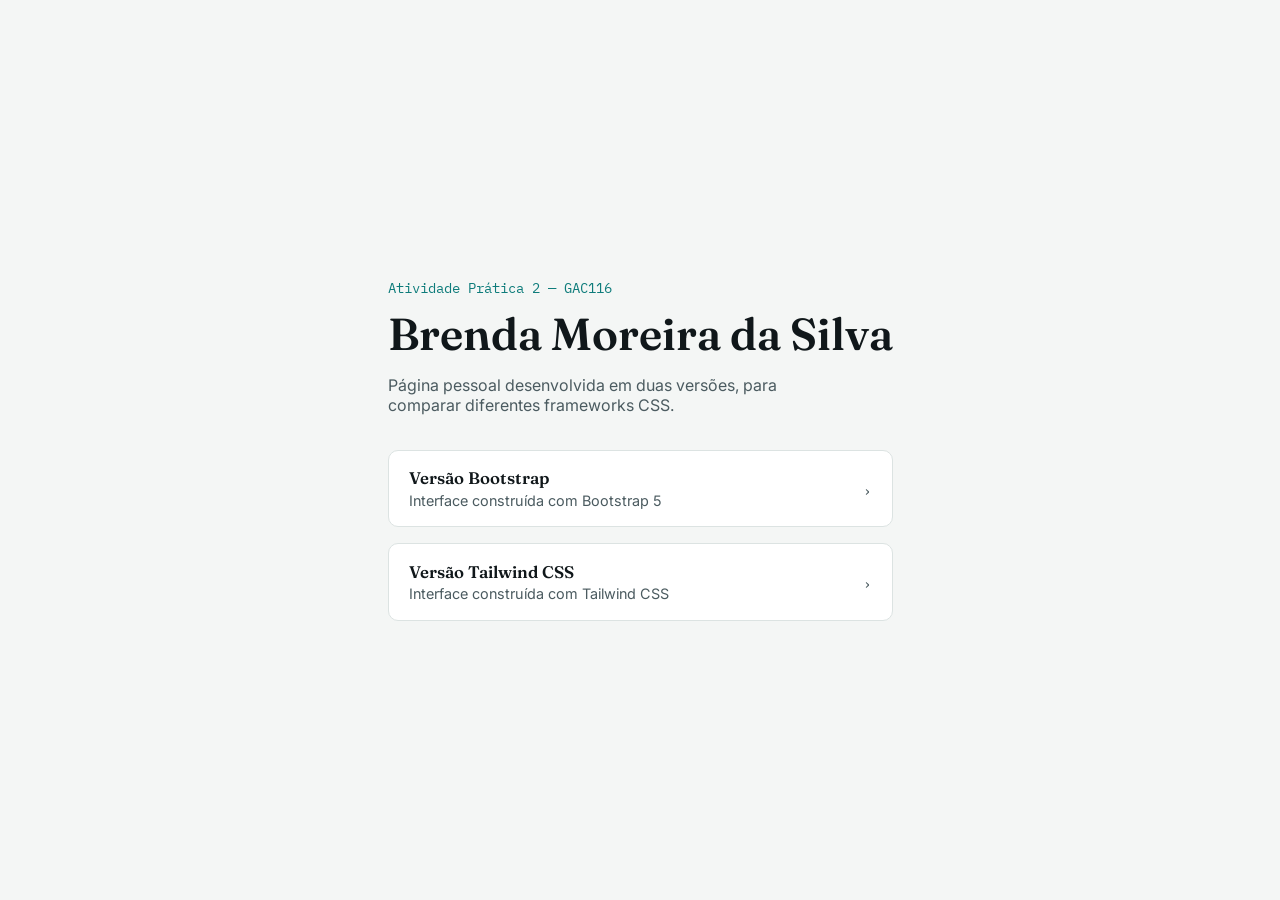
<file: index.html>
<!DOCTYPE html>
<html lang="pt-BR" data-theme="light">
<head>
  <meta charset="UTF-8" />
  <meta name="viewport" content="width=device-width, initial-scale=1.0" />
  <title>Brenda Moreira da Silva — Página Pessoal</title>
  <link rel="preconnect" href="https://fonts.googleapis.com" />
  <link rel="preconnect" href="https://fonts.gstatic.com" crossorigin />
  <link href="https://fonts.googleapis.com/css2?family=Fraunces:opsz,wght@9..144,500;9..144,600&family=Inter:wght@400;500;600&family=IBM+Plex+Mono:wght@400;500&display=swap" rel="stylesheet" />
  <style>
    :root {
      --bg: #f4f6f5; --text: #10171a; --muted: #4b5b60;
      --line: #dce3e2; --accent: #0e7c7b; --surface: #ffffff;
    }
    * { box-sizing: border-box; }
    body {
      margin: 0; background: var(--bg); color: var(--text);
      font-family: "Inter", sans-serif; min-height: 100vh;
      display: flex; align-items: center; justify-content: center;
      padding: 2rem;
    }
    .wrap { max-width: 560px; text-align: left; }
    p.eyebrow {
      font-family: "IBM Plex Mono", monospace; font-size: 0.85rem;
      color: var(--accent); margin: 0 0 0.75rem;
    }
    h1 {
      font-family: "Fraunces", serif; font-weight: 600;
      font-size: clamp(2rem, 5vw, 2.8rem); line-height: 1.1; margin: 0 0 1rem;
    }
    p.lead { color: var(--muted); margin: 0 0 2.2rem; max-width: 46ch; }
    .options { display: grid; gap: 1rem; }
    .option {
      display: flex; align-items: center; justify-content: space-between;
      border: 1px solid var(--line); border-radius: 10px; padding: 1.1rem 1.3rem;
      text-decoration: none; color: var(--text); background: var(--surface);
      transition: border-color 0.2s ease;
    }
    .option:hover { border-color: var(--accent); }
    .option strong { font-family: "Fraunces", serif; font-weight: 600; font-size: 1.05rem; }
    .option span { color: var(--muted); font-size: 0.9rem; display: block; margin-top: 0.2rem; }
    .arrow { color: var(--accent); font-family: "IBM Plex Mono", monospace; }
  </style>
</head>
<body>
  <div class="wrap">
    <p class="eyebrow">Atividade Prática 2 — GAC116</p>
    <h1>Brenda Moreira da Silva</h1>
    <p class="lead">Página pessoal desenvolvida em duas versões, para comparar diferentes frameworks CSS.</p>
    <div class="options">
      <a class="option" href="bootstrap/index.html">
        <div><strong>Versão Bootstrap</strong><span>Interface construída com Bootstrap 5</span></div>
        <span class="arrow">›</span>
      </a>
      <a class="option" href="outro-framework/index.html">
        <div><strong>Versão Tailwind CSS</strong><span>Interface construída com Tailwind CSS</span></div>
        <span class="arrow">›</span>
      </a>
    </div>
  </div>
</body>
</html>
</file>
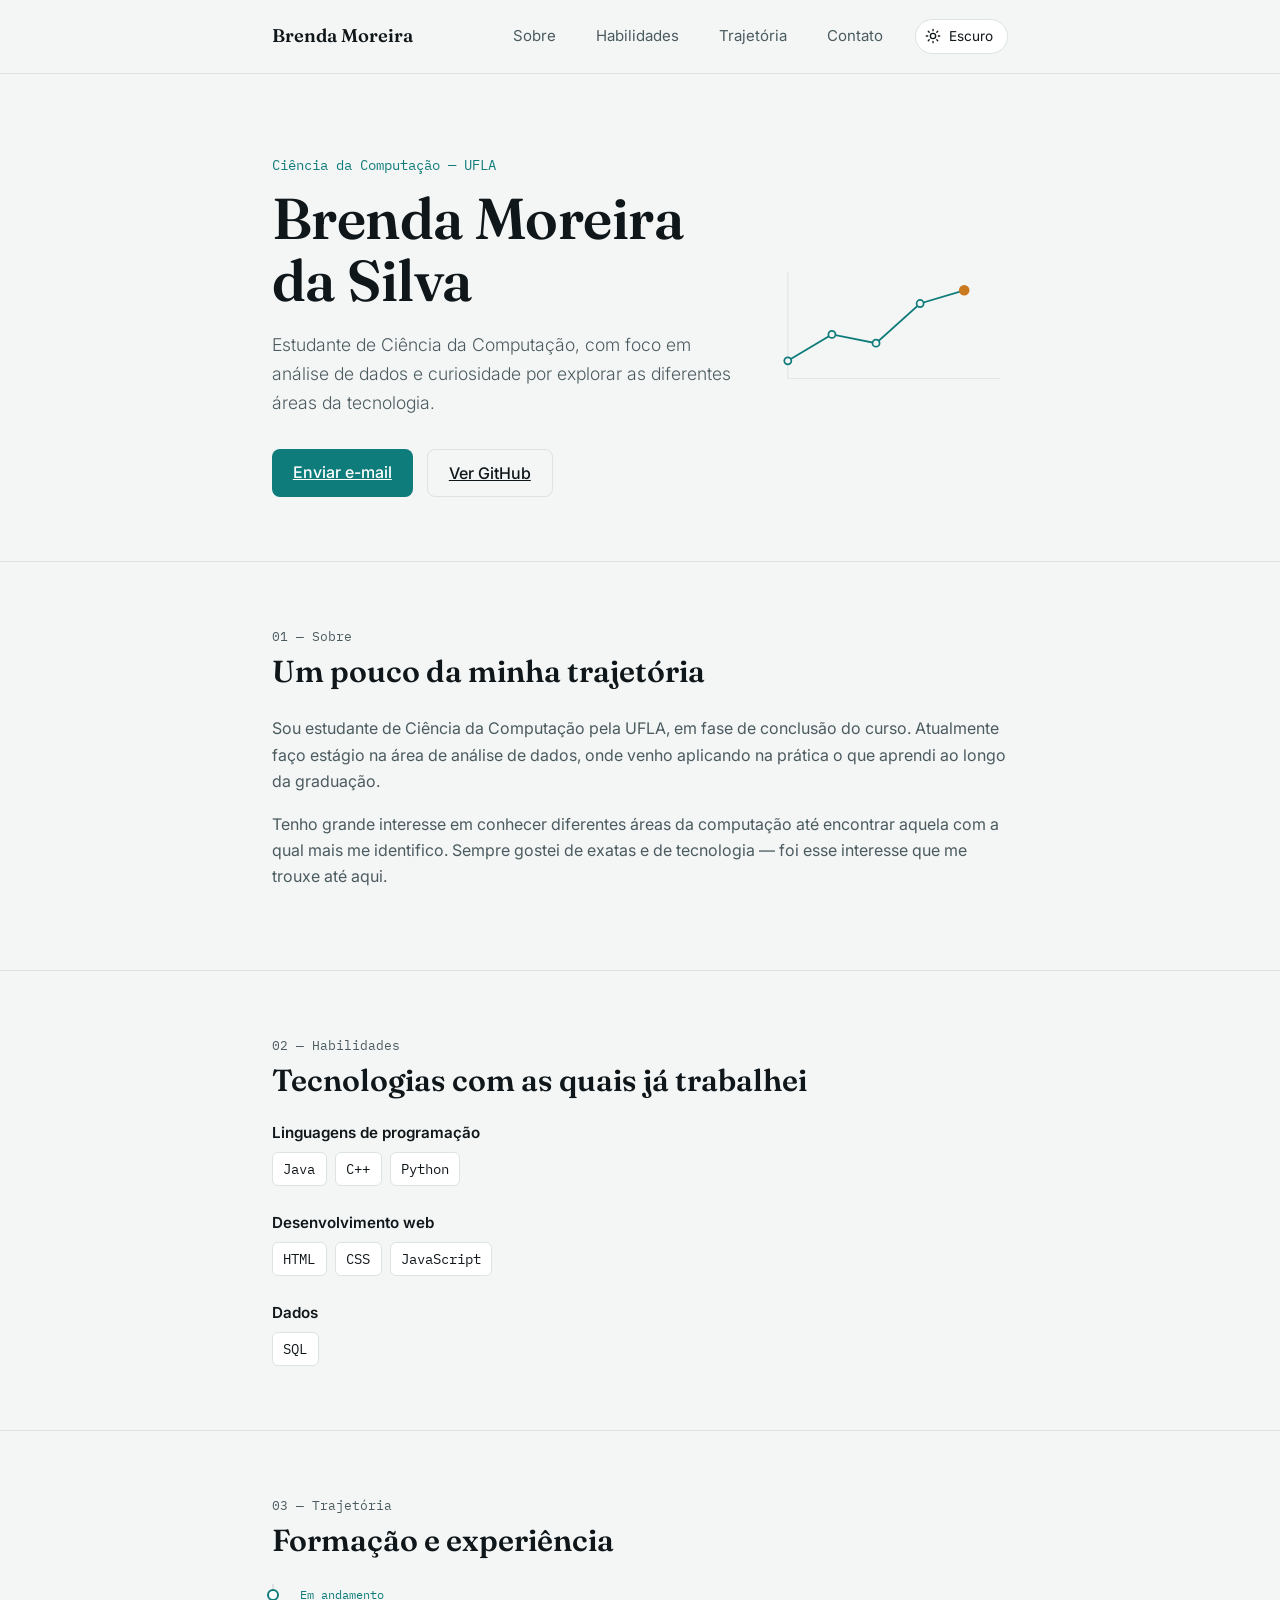
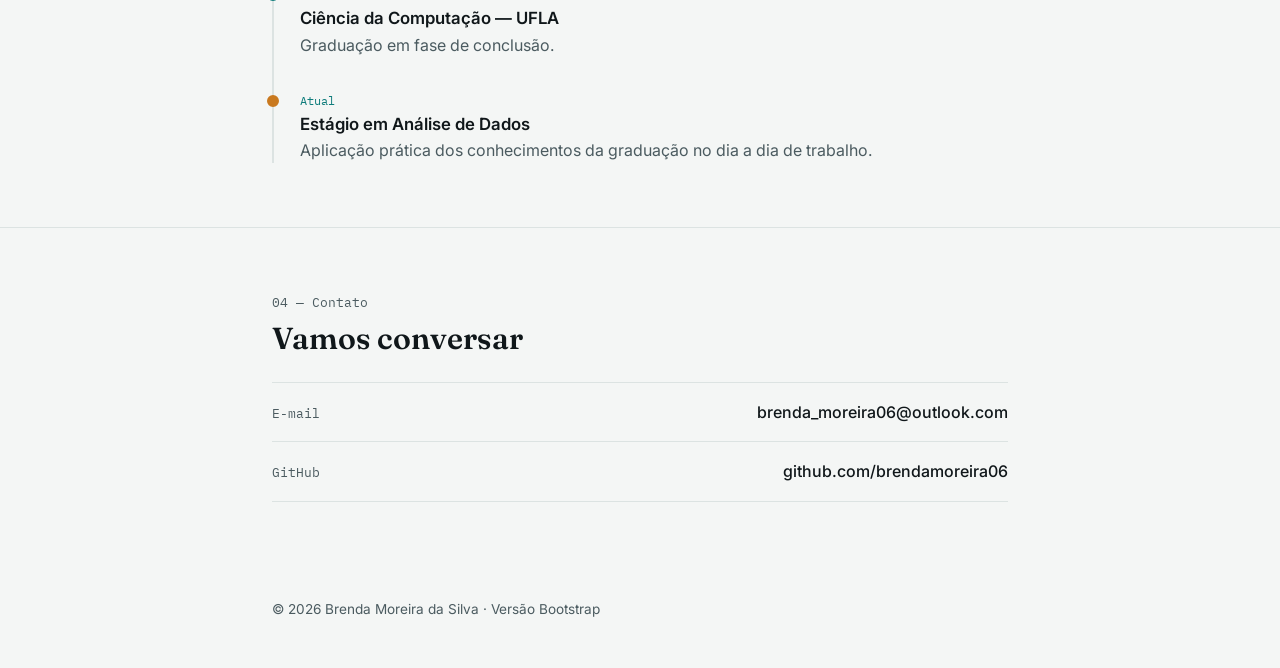
<file: bootstrap/index.html>
<!DOCTYPE html>
<html lang="pt-BR" data-theme="light">
<head>
  <meta charset="UTF-8" />
  <meta name="viewport" content="width=device-width, initial-scale=1.0" />
  <title>Brenda Moreira da Silva — Página Pessoal</title>
  <meta name="description" content="Página pessoal de Brenda Moreira da Silva, estudante de Ciência da Computação na UFLA." />

  <!-- Fontes -->
  <link rel="preconnect" href="https://fonts.googleapis.com" />
  <link rel="preconnect" href="https://fonts.gstatic.com" crossorigin />
  <link href="https://fonts.googleapis.com/css2?family=Fraunces:opsz,wght@9..144,500;9..144,600&family=Inter:wght@400;500;600&family=IBM+Plex+Mono:wght@400;500&display=swap" rel="stylesheet" />

  <!-- Bootstrap 5 -->
  <link href="https://cdn.jsdelivr.net/npm/bootstrap@5.3.3/dist/css/bootstrap.min.css" rel="stylesheet" />

  <!-- Estilos próprios (carregado depois do Bootstrap para sobrepor tokens) -->
  <link rel="stylesheet" href="assets/css/style.css" />

  <!-- Evita flash de tema errado -->
  <script>
    (function () {
      var saved = localStorage.getItem("bms-theme");
      var theme = saved || (window.matchMedia("(prefers-color-scheme: dark)").matches ? "dark" : "light");
      document.documentElement.setAttribute("data-theme", theme);
    })();
  </script>
</head>
<body>

  <!-- ===== Navegação ===== -->
  <nav class="site-nav navbar navbar-expand-md sticky-top py-3">
    <div class="container container-narrow d-flex align-items-center justify-content-between">
      <a class="navbar-brand" href="#topo">Brenda Moreira</a>

      <button class="navbar-toggler border-0" type="button" data-bs-toggle="collapse" data-bs-target="#navMenu" aria-controls="navMenu" aria-expanded="false" aria-label="Abrir menu">
        <span class="navbar-toggler-icon"></span>
      </button>

      <div class="collapse navbar-collapse flex-grow-0" id="navMenu">
        <ul class="navbar-nav align-items-md-center gap-md-4 mt-3 mt-md-0">
          <li class="nav-item"><a class="nav-link" href="#sobre">Sobre</a></li>
          <li class="nav-item"><a class="nav-link" href="#habilidades">Habilidades</a></li>
          <li class="nav-item"><a class="nav-link" href="#trajetoria">Trajetória</a></li>
          <li class="nav-item"><a class="nav-link" href="#contato">Contato</a></li>
          <li class="nav-item mt-2 mt-md-0">
            <button id="theme-toggle" class="theme-toggle" type="button" aria-label="Ativar tema escuro">
              <svg viewBox="0 0 24 24" fill="none" stroke-width="2" stroke-linecap="round" stroke-linejoin="round"><circle cx="12" cy="12" r="4"></circle><path d="M12 2v2M12 20v2M4.9 4.9l1.4 1.4M17.7 17.7l1.4 1.4M2 12h2M20 12h2M4.9 19.1l1.4-1.4M17.7 6.3l1.4-1.4"></path></svg>
              <span class="theme-toggle__label">Escuro</span>
            </button>
          </li>
        </ul>
      </div>
    </div>
  </nav>

  <!-- ===== Hero ===== -->
  <header class="hero" id="topo">
    <div class="container container-narrow">
      <div class="row align-items-center gy-4">
        <div class="col-md-8">
          <p class="hero__eyebrow">Ciência da Computação — UFLA</p>
          <h1>Brenda Moreira<br />da Silva</h1>
          <p class="lead">
            Estudante de Ciência da Computação, com foco em análise de dados
            e curiosidade por explorar as diferentes áreas da tecnologia.
          </p>
          <div class="hero__links">
            <a class="btn-brand" href="mailto:brenda_moreira06@outlook.com">Enviar e-mail</a>
            <a class="btn-outline-brand" href="https://github.com/brendamoreira06" target="_blank" rel="noopener">Ver GitHub</a>
          </div>
        </div>
        <div class="col-md-4 text-md-end">
          <svg class="hero__chart" viewBox="0 0 260 160" aria-hidden="true">
            <line class="grid-line" x1="10" y1="20" x2="10" y2="140" />
            <line class="grid-line" x1="10" y1="140" x2="250" y2="140" />
            <path class="chart-line" d="M10 120 L60 90 L110 100 L160 55 L210 40" />
            <circle cx="10" cy="120" r="4" />
            <circle cx="60" cy="90" r="4" />
            <circle cx="110" cy="100" r="4" />
            <circle cx="160" cy="55" r="4" />
            <circle class="point-current" cx="210" cy="40" r="5" />
          </svg>
        </div>
      </div>
    </div>
  </header>

  <!-- ===== Sobre ===== -->
  <section class="section" id="sobre">
    <div class="container container-narrow">
      <p class="section__label">01 — Sobre</p>
      <h2>Um pouco da minha trajetória</h2>
      <p>
        Sou estudante de Ciência da Computação pela UFLA, em fase de conclusão do curso.
        Atualmente faço estágio na área de análise de dados, onde venho aplicando na prática
        o que aprendi ao longo da graduação.
      </p>
      <p>
        Tenho grande interesse em conhecer diferentes áreas da computação até encontrar
        aquela com a qual mais me identifico. Sempre gostei de exatas e de tecnologia —
        foi esse interesse que me trouxe até aqui.
      </p>
    </div>
  </section>

  <!-- ===== Habilidades ===== -->
  <section class="section" id="habilidades">
    <div class="container container-narrow">
      <p class="section__label">02 — Habilidades</p>
      <h2>Tecnologias com as quais já trabalhei</h2>

      <div class="skill-group">
        <h3>Linguagens de programação</h3>
        <ul class="skill-list">
          <li>Java</li>
          <li>C++</li>
          <li>Python</li>
        </ul>
      </div>

      <div class="skill-group">
        <h3>Desenvolvimento web</h3>
        <ul class="skill-list">
          <li>HTML</li>
          <li>CSS</li>
          <li>JavaScript</li>
        </ul>
      </div>

      <div class="skill-group">
        <h3>Dados</h3>
        <ul class="skill-list">
          <li>SQL</li>
        </ul>
      </div>
    </div>
  </section>

  <!-- ===== Trajetória ===== -->
  <section class="section" id="trajetoria">
    <div class="container container-narrow">
      <p class="section__label">03 — Trajetória</p>
      <h2>Formação e experiência</h2>

      <ul class="timeline">
        <li>
          <span class="timeline__period">Em andamento</span>
          <h3>Ciência da Computação — UFLA</h3>
          <p>Graduação em fase de conclusão.</p>
        </li>
        <li class="is-current">
          <span class="timeline__period">Atual</span>
          <h3>Estágio em Análise de Dados</h3>
          <p>Aplicação prática dos conhecimentos da graduação no dia a dia de trabalho.</p>
        </li>
      </ul>
    </div>
  </section>

  <!-- ===== Contato ===== -->
  <section class="section" id="contato">
    <div class="container container-narrow">
      <p class="section__label">04 — Contato</p>
      <h2>Vamos conversar</h2>
      <ul class="contact-list">
        <li>
          <span class="contact-label">E-mail</span>
          <a href="mailto:brenda_moreira06@outlook.com">brenda_moreira06@outlook.com</a>
        </li>
        <li>
          <span class="contact-label">GitHub</span>
          <a href="https://github.com/brendamoreira06" target="_blank" rel="noopener">github.com/brendamoreira06</a>
        </li>
      </ul>
    </div>
  </section>

  <footer class="site-footer">
    <div class="container container-narrow">
      <p class="mb-0">© 2026 Brenda Moreira da Silva · Versão Bootstrap</p>
    </div>
  </footer>

  <script src="https://cdn.jsdelivr.net/npm/bootstrap@5.3.3/dist/js/bootstrap.bundle.min.js"></script>
  <script src="assets/js/theme.js"></script>
</body>
</html>
</file>
<file: bootstrap/assets/css/style.css>
/* =========================================================
   Brenda Moreira da Silva — Página Pessoal (versão Bootstrap)
   ========================================================= */

:root {
  --bg: #f4f6f5;
  --surface: #ffffff;
  --text: #10171a;
  --muted: #4b5b60;
  --line: #dce3e2;
  --accent: #0e7c7b;
  --accent-soft: #d9efed;
  --accent-2: #c9791f;

  --font-display: "Fraunces", "Georgia", serif;
  --font-body: "Inter", -apple-system, sans-serif;
  --font-mono: "IBM Plex Mono", ui-monospace, monospace;

  color-scheme: light;
}

:root[data-theme="dark"] {
  --bg: #0b1416;
  --surface: #121c1f;
  --text: #e8f1ef;
  --muted: #93a6a8;
  --line: #253335;
  --accent: #3ecfc6;
  --accent-soft: #17302e;
  --accent-2: #f0b429;
  color-scheme: dark;
}

* {
  box-sizing: border-box;
}

html {
  scroll-behavior: smooth;
}

body {
  background: var(--bg);
  color: var(--text);
  font-family: var(--font-body);
  font-size: 1rem;
  line-height: 1.65;
  transition: background-color 0.25s ease, color 0.25s ease;
}

a {
  color: var(--accent);
}

.container-narrow {
  max-width: 760px;
}

/* ---------- Nav ---------- */
.site-nav {
  border-bottom: 1px solid var(--line);
  background: var(--bg);
}

.site-nav .navbar-brand {
  font-family: var(--font-display);
  font-weight: 600;
  font-size: 1.15rem;
  color: var(--text);
}

.site-nav .nav-link {
  color: var(--muted);
  font-size: 0.94rem;
}

.site-nav .nav-link:hover,
.site-nav .nav-link:focus-visible {
  color: var(--accent);
}

/* ---------- Theme toggle ---------- */
.theme-toggle {
  display: inline-flex;
  align-items: center;
  gap: 0.5rem;
  border: 1px solid var(--line);
  background: var(--surface);
  color: var(--text);
  border-radius: 999px;
  padding: 0.35rem 0.85rem 0.35rem 0.6rem;
  font-family: var(--font-body);
  font-size: 0.85rem;
  cursor: pointer;
  transition: border-color 0.2s ease;
}

.theme-toggle:hover,
.theme-toggle:focus-visible {
  border-color: var(--accent);
  outline: none;
}

.theme-toggle svg {
  width: 16px;
  height: 16px;
  stroke: currentColor;
}

/* ---------- Hero ---------- */
.hero {
  padding: 5rem 0 4rem;
  border-bottom: 1px solid var(--line);
}

.hero__eyebrow {
  font-family: var(--font-mono);
  font-size: 0.85rem;
  color: var(--accent);
  margin-bottom: 0.75rem;
}

.hero h1 {
  font-family: var(--font-display);
  font-weight: 600;
  font-size: clamp(2.4rem, 5vw, 3.6rem);
  line-height: 1.08;
  letter-spacing: -0.01em;
  margin-bottom: 1.1rem;
}

.hero p.lead {
  color: var(--muted);
  font-size: 1.1rem;
  max-width: 42ch;
}

.hero__links {
  margin-top: 2rem;
  display: flex;
  gap: 0.9rem;
  flex-wrap: wrap;
}

.btn-brand {
  background: var(--accent);
  border-color: var(--accent);
  color: #ffffff;
  font-weight: 500;
  border-radius: 8px;
  padding: 0.6rem 1.3rem;
}

.btn-brand:hover {
  background: var(--text);
  border-color: var(--text);
  color: var(--bg);
}

.btn-outline-brand {
  border: 1px solid var(--line);
  color: var(--text);
  border-radius: 8px;
  padding: 0.6rem 1.3rem;
  font-weight: 500;
}

.btn-outline-brand:hover {
  border-color: var(--accent);
  color: var(--accent);
}

.hero__chart {
  width: 100%;
  max-width: 340px;
  height: auto;
}

.hero__chart path.chart-line {
  fill: none;
  stroke: var(--accent);
  stroke-width: 2;
  stroke-linecap: round;
}

.hero__chart circle {
  fill: var(--bg);
  stroke: var(--accent);
  stroke-width: 2;
}

.hero__chart circle.point-current {
  fill: var(--accent-2);
  stroke: var(--accent-2);
}

.hero__chart .grid-line {
  stroke: var(--line);
  stroke-width: 1;
}

/* ---------- Section shell ---------- */
section.section {
  padding: 4rem 0;
  border-bottom: 1px solid var(--line);
}

section.section:last-of-type {
  border-bottom: none;
}

.section__label {
  font-family: var(--font-mono);
  font-size: 0.8rem;
  color: var(--muted);
  margin-bottom: 0.4rem;
}

.section h2 {
  font-family: var(--font-display);
  font-weight: 600;
  font-size: 1.9rem;
  margin-bottom: 1.6rem;
}

.section p {
  color: var(--muted);
}

/* ---------- Skills ---------- */
.skill-group {
  margin-bottom: 1.75rem;
}

.skill-group:last-child {
  margin-bottom: 0;
}

.skill-group h3 {
  font-family: var(--font-body);
  font-weight: 600;
  font-size: 0.95rem;
  color: var(--text);
  margin-bottom: 0.6rem;
}

.skill-list {
  list-style: none;
  padding: 0;
  margin: 0;
  display: flex;
  flex-wrap: wrap;
  gap: 0.5rem;
}

.skill-list li {
  font-family: var(--font-mono);
  font-size: 0.85rem;
  color: var(--text);
  background: var(--surface);
  border: 1px solid var(--line);
  border-radius: 6px;
  padding: 0.3rem 0.65rem;
}

/* ---------- Timeline ---------- */
.timeline {
  list-style: none;
  margin: 0;
  padding: 0;
  border-left: 2px solid var(--line);
}

.timeline li {
  position: relative;
  padding: 0 0 2rem 1.6rem;
}

.timeline li:last-child {
  padding-bottom: 0;
}

.timeline li::before {
  content: "";
  position: absolute;
  left: -7px;
  top: 0.3rem;
  width: 12px;
  height: 12px;
  border-radius: 50%;
  background: var(--surface);
  border: 2px solid var(--accent);
}

.timeline li.is-current::before {
  background: var(--accent-2);
  border-color: var(--accent-2);
}

.timeline .timeline__period {
  font-family: var(--font-mono);
  font-size: 0.78rem;
  color: var(--accent);
  display: block;
  margin-bottom: 0.2rem;
}

.timeline h3 {
  font-family: var(--font-body);
  font-weight: 600;
  font-size: 1.05rem;
  margin-bottom: 0.2rem;
}

.timeline p {
  margin: 0;
}

/* ---------- Contato ---------- */
.contact-list {
  list-style: none;
  padding: 0;
  margin: 0;
}

.contact-list li {
  border-top: 1px solid var(--line);
  padding: 1rem 0;
  display: flex;
  justify-content: space-between;
  align-items: baseline;
  flex-wrap: wrap;
  gap: 0.3rem;
}

.contact-list li:last-child {
  border-bottom: 1px solid var(--line);
}

.contact-list .contact-label {
  font-family: var(--font-mono);
  font-size: 0.8rem;
  color: var(--muted);
}

.contact-list a {
  color: var(--text);
  font-weight: 500;
  text-decoration: none;
}

.contact-list a:hover {
  color: var(--accent);
  text-decoration: underline;
}

/* ---------- Footer ---------- */
.site-footer {
  padding: 2rem 0 3rem;
  color: var(--muted);
  font-size: 0.85rem;
}

@media (prefers-reduced-motion: reduce) {
  html {
    scroll-behavior: auto;
  }
}
</file>
